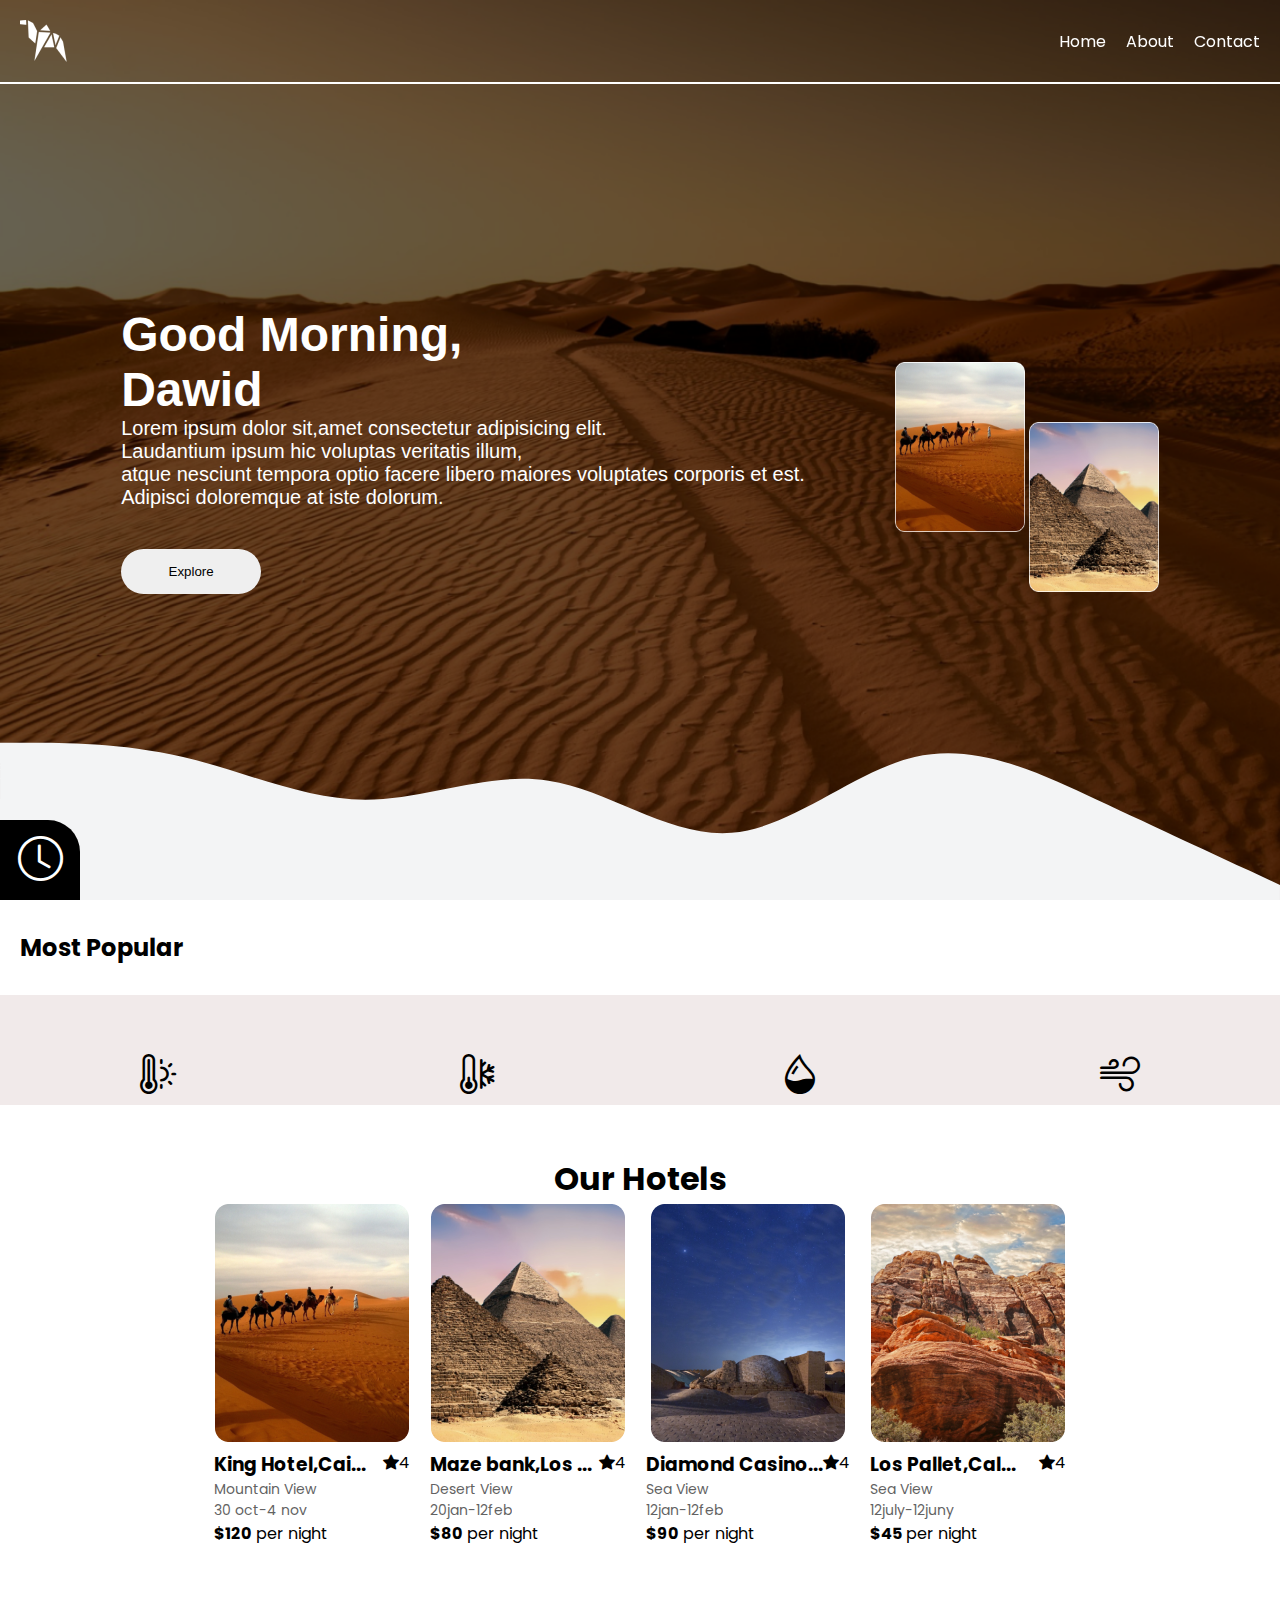
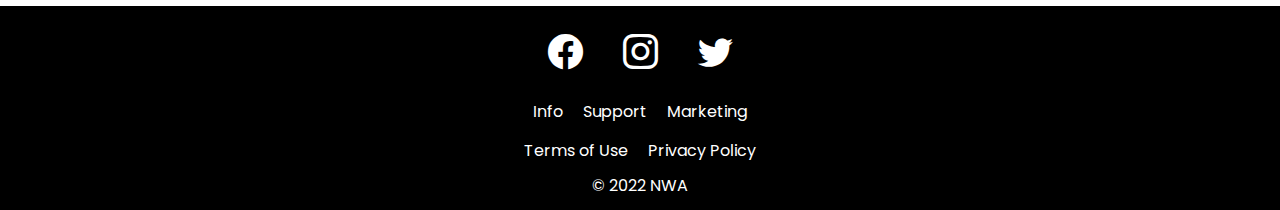
<file: index.html>
<!DOCTYPE html>
<html lang="en">

<head>
    <link rel="stylesheet" href="./css/main.css" />
    <meta charset="UTF-8">
    <meta http-equiv="X-UA-Compatible" content="IE=edge">
    <meta name="viewport" content="width=device-width, initial-scale=1.0">
    <link rel="stylesheet" href="https://cdn.jsdelivr.net/npm/bootstrap-icons@1.9.1/font/bootstrap-icons.css">
    <title>Document</title>
</head>

<body>

    <header class="nav" id="Header"> <img class="logo" src="./images/logo.png">
        <nav class="navi" id="Navi">
            <ul>
                <li>Home</li>
                <li>About</li>
                <li>Contact</li>
            </ul>
        </nav>

        <button class="burgir" id="Burgir"><img src="./images/Hamburger.png" alt=""></button>
    </header>
    <main class="banner">
        <div class="opis">

            <div class="powitanie"><b>Good Morning,<br>Dawid</b></div>

            <p class="opis1">Lorem ipsum dolor sit,amet consectetur adipisicing
                elit. <br>Laudantium ipsum hic voluptas veritatis illum, <br>atque nesciunt tempora optio facere libero
                maiores
                voluptates corporis et est. <br>Adipisci doloremque at iste dolorum.</p>

            <div class="przycisk"><button class="buton">Explore</button></div>
        </div>

        <div class="zdjecia"> <img class="kraj" src="./images/Cairo.png"> <img class="kraj1"
                src="./images/Giza.png">

        </div>

        <div class="fala">
        </div>

        <div class="zegar"><i class="bi bi-clock" id="Clock"></i></div>
        <div class="tlozegarek" id="tlozeg">
            <p class="data" id="Day"></p>
            <p class="godzina" id="Hour"></p>
        </div>

    </main>
    <h3 class="most">Most Popular</h3>

    <div class="wszystkie_zdj" id="Karty">
    </div>
    <div class="pogoda">

        <p class="katowice" id="Lokacja"></p>

        <div class="ikonki">

            <div class="ikonki1">
                <i class="bi bi-thermometer-sun"></i>
                <p class="stopnie" id="Stopnie"></p>
            </div>

            <div class="ikonki1">
                <i class="bi bi-thermometer-snow"></i>
                <p class="stopnie" id="Stopnie2"></p>
            </div>

            <div class="ikonki1">
                <i class="bi bi-droplet-half"></i>
                <p class="stopnie poprawa" id="Stopnie3"></p>
            </div>

            <div class="ikonki1">
                <i class="bi bi-wind"></i>
                <p class="stopnie" id="Stopnie4"></p>

            </div>

        </div>
    </div>

    <div class="hotels">

        <h3 class="hotelik">Our Hotels</h3>

        <div class="hotelswrapper" id="Hotelswrapper">
            
        </div>

    <footer>
        <div class="sociale"><i class="bi bi-facebook fb"></i><i class="bi bi-instagram"></i><i class="bi bi-twitter"></i>
        </div>


        <div class="inne">
            <p class="info">Info</p>
            <p class="support">Support</p>
            <p class="Marketing">Marketing</p>

        </div>

        <div class="privacy">
            <p class="Terms">Terms of Use</p>
            <p class="Privacy Policy">Privacy Policy</p>
        </div>
<div class="c">
     <p class="c2018">© 2022 NWA </p>

</div>

    </footer>

    <script src="./script.js"> </script>

</body>

</html>
</file>
<file: css/main.css>
@import url("https://fonts.googleapis.com/css2?family=Poppins:wght@200;400;500;700&display=swap");
header {
  position: fixed;
  width: 100%;
  z-index: 10;
}

.banner {
  background-image: url("../images/BG Image.png");
  background-repeat: no-repeat;
  background-size: cover;
  min-height: 100vh;
  display: flex;
  align-items: center;
  justify-content: center;
  gap: 90px;
  position: relative;
}

.nav {
  display: flex;
  align-items: center;
  justify-content: space-between;
  padding: 20px;
  border-bottom: 2px solid white;
  transition: 0.5s;
}
.nav ul {
  display: flex;
  gap: 20px;
  list-style: none;
}

li {
  color: white;
}

.kraj {
  height: 170px;
  width: 130px;
}

.opis1 {
  color: white;
  font-family: "Segoe UI", Tahoma, Geneva, Verdana, sans-serif;
  font-size: 20px;
}

button {
  height: 45px;
  width: 140px;
  border-radius: 50px;
  border: white;
}

.przycisk {
  margin-top: 40px;
}

.kraj1 {
  top: 60px;
  height: 170px;
  width: 130px;
  position: relative;
}

.powitanie {
  color: white;
  font-family: "Segoe UI", Tahoma, Geneva, Verdana, sans-serif;
  font-size: 48px;
}

.fala {
  position: absolute;
  width: 100%;
  bottom: 0px;
  background-image: url("../images/wave.svg");
  height: 271px;
  background-size: cover;
}

.burgir {
  background-color: transparent;
  display: none;
}

.zegar {
  background-color: black;
  height: 80px;
  width: 80px;
  position: fixed;
  bottom: 0;
  left: 0;
  border-top-right-radius: 40%;
  z-index: 5;
  line-height: 80px;
  text-align: center;
}

.bi-clock {
  color: white;
  font-size: 45px;
  left: 13px;
  top: 585px;
  z-index: 5;
}

.tlozegarek {
  background-color: #202020;
  height: 200px;
  width: 350px;
  position: fixed;
  bottom: 0;
  left: -100%;
  transition: 0.5s;
  border-top-right-radius: 6%;
  box-shadow: 5px 5px 60px;
  display: flex;
  flex-direction: column;
  justify-content: center;
  align-items: center;
}

.godzina {
  color: white;
  font-size: 24px;
}

.data {
  color: grey;
}

.pogoda {
  width: 100%;
  background-color: rgb(241, 234, 234);
  bottom: 0;
}

.wszystkie_zdj {
  display: flex;
  background-color: white;
  gap: 20px;
  padding: 20px;
  padding-top: 10px;
}

.most {
  color: black;
  font-size: 24px;
  margin-top: 30px;
  margin-left: 20px;
}

.cardinfo {
  padding: 8px;
}

.temperatura, .wilgotnosc {
  display: inline-block;
}

.card {
  display: flex;
  align-items: center;
  flex: 1;
  background-color: rgb(238, 231, 231);
  padding: 10px;
  border-radius: 5%;
  box-shadow: 3px 3px 10px;
}

.card > img {
  width: 70px;
}

.katowice {
  display: flex;
  align-items: center;
  justify-content: center;
  font-size: 40px;
  padding: 25px;
}

.ikonki {
  display: flex;
  font-size: 40px;
  justify-content: space-around;
  text-align: center;
}

.poprawa {
  position: relative;
  left: 13px;
}

.stopnie {
  color: orangered;
  font-size: 37px;
}

.hotels {
  text-align: center;
  height: 100px;
  margin-top: 50px;
}

.hotelik {
  font-size: 32px;
}

.hotelswrapper {
  display: flex;
  justify-content: center;
  gap: 20px;
  padding-bottom: 60px;
}

.hotelinfo {
  display: flex;
  justify-content: space-between;
}

.opis_hot {
  color: #202020;
  opacity: 70%;
  display: flex;
  font-size: 14px;
}

.cena {
  display: flex;
  font-size: 16px;
}

footer {
  background-color: black;
  height: 150px;
}

.sociale {
  color: white;
  padding: 20px;
  display: flex;
  justify-content: center;
  gap: 40px;
  font-size: 35px;
}

.inne {
  color: white;
  display: flex;
  justify-content: center;
  gap: 20px;
}

.privacy {
  display: flex;
  justify-content: center;
  color: white;
  gap: 20px;
  background-color: black;
  padding-top: 14px;
}

.c {
  background-color: black;
  color: white;
  padding-bottom: 12px;
  padding-top: 10px;
}

@media (max-width: 992px) {
  .navi {
    position: fixed;
    top: 0;
    background-color: black;
    font-size: 32px;
    height: 100%;
    left: -100%;
    transition: 0.5s;
  }
  .stopnie {
    font-size: 18px;
  }
  .katowice {
    font-size: 24px;
  }
  ul {
    display: block !important;
    padding: 20px;
    margin-top: 250px;
  }
  .kraj1 {
    display: none;
  }
  .kraj {
    display: none;
  }
  .burgir {
    display: block;
  }
  .opis1 {
    padding: 20px;
  }
}
.show {
  left: 0;
}

.ukryj {
  left: -100%;
}

@media (max-width: 992px) {
  .wszystkie_zdj {
    flex-direction: column;
  }
  .hotelswrapper {
    flex-direction: column;
    align-items: center;
  }
  .hotelcard {
    width: 70%;
    max-width: 350px;
  }
  .hotelcard > img {
    width: 100%;
  }
  .przycisk {
    display: flex;
    justify-content: center;
    margin-bottom: 40px;
  }
  .banner {
    gap: 0;
  }
  .powitanie {
    text-align: center;
  }
  .opis1 {
    text-align: center;
  }
}
.inverted {
  background-color: rgb(124, 120, 120);
}

* {
  margin: 0;
  padding: 0;
  box-sizing: border-box;
}

body {
  font-family: "Poppins", sans-serif;
  bottom: 25px;
}/*# sourceMappingURL=main.css.map */
</file>
